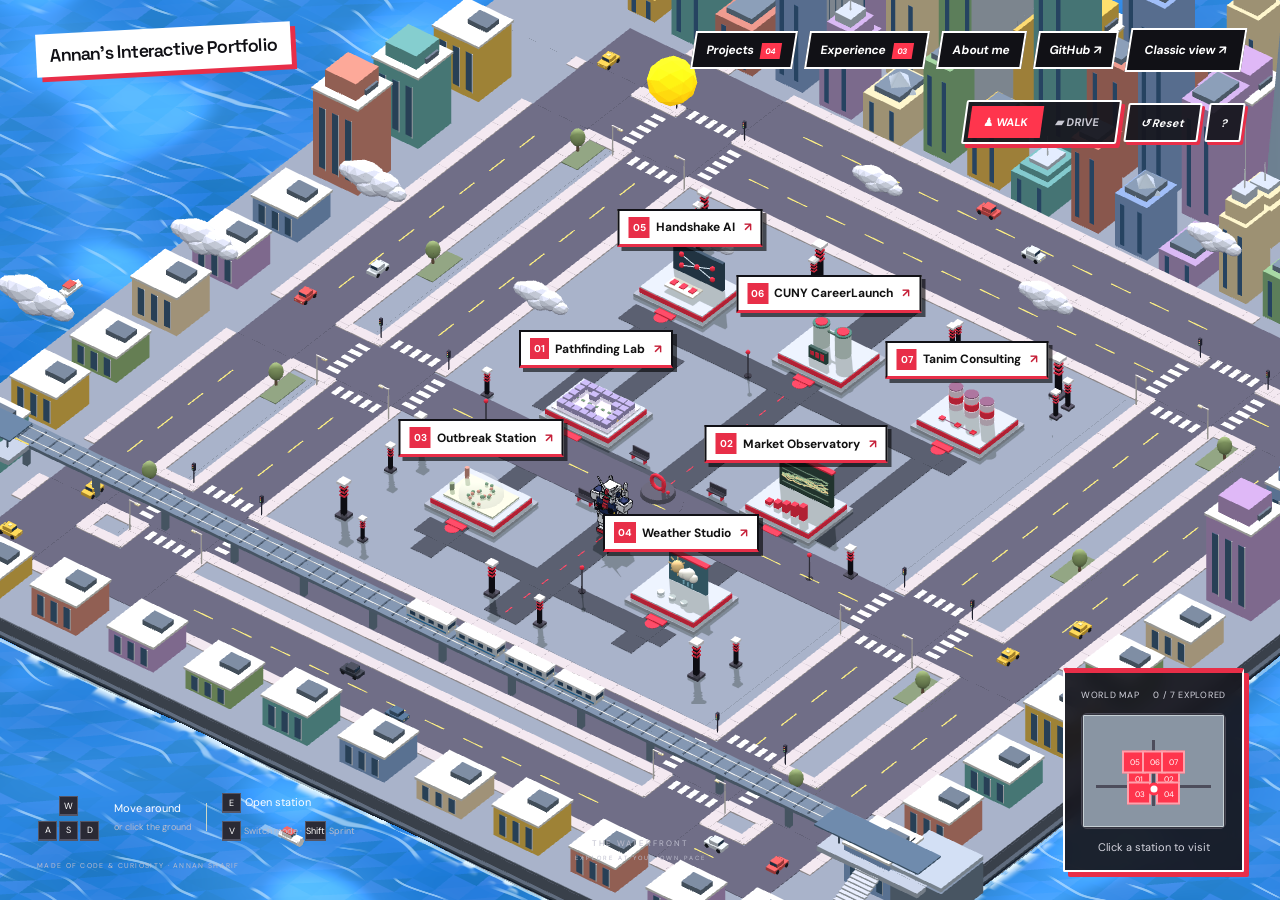
<file: index.html>
<!doctype html>
<html lang="en"><head><meta charset="UTF-8"><meta name="viewport" content="width=device-width,initial-scale=1">
<script>
  // Phones start with the classic portfolio. An explicit choice opens 3D.
  const requestedView = new URLSearchParams(window.location.search).get('view');
  const isMobile = window.matchMedia('(pointer: coarse)').matches &&
    window.matchMedia('(max-width: 800px), (max-width: 1000px) and (max-height: 500px)').matches;
  if (isMobile && requestedView !== '3d') {
    const classicUrl = new URL('classic.html', window.location.href);
    classicUrl.search = window.location.search;
    classicUrl.hash = window.location.hash;
    window.location.replace(classicUrl.href);
  }
</script>
<meta name="theme-color" content="#e9eee5"><meta name="description" content="Explore Annan Sharif’s interactive 3D portfolio. Walk or drive between projects in algorithms, simulation, and APIs."><title>Annan’s World — Interactive Portfolio</title><link rel="stylesheet" href="world.css?v=20261006-clean-ui"></head><body>
<div id="world" tabindex="0" role="region" aria-label="3D portfolio island. Use WASD or arrow keys to move, E to open a nearby station, and V to switch between walking and driving."></div>
<header class="topbar"><a class="brand" href="index.html"><span>Annan’s Interactive Portfolio</span></a><nav aria-label="Portfolio navigation"><button id="projects-button">Projects <span>04</span></button><button id="experience-button">Experience <span>03</span></button><button id="about-button">About me</button><a href="https://github.com/annan947" target="_blank" rel="noopener noreferrer">GitHub ↗</a><a class="classic-link" href="classic.html">Classic view ↗</a></nav></header>

<div id="labels" aria-label="Project stations"></div>
<div class="world-caption"><span>THE WATERFRONT</span><span>EXPLORE AT YOUR OWN PACE</span></div>
<div class="toolbar"><div class="mode-picker" aria-label="Movement mode"><button id="walk" class="active" aria-pressed="true">♟ Walk</button><button id="drive" aria-pressed="false">▰ Drive</button></div><button id="reset" title="Return to the center">↺ <span>Reset</span></button><button id="soundless-help" aria-label="Show controls">?</button></div>
<div class="bottom-left"><div class="controls"><div><kbd>W</kbd><div><kbd>A</kbd><kbd>S</kbd><kbd>D</kbd></div></div><p>Move around<span>or click the ground</span></p><div class="control-divider"></div><p><kbd>E</kbd> Open station<span><kbd>V</kbd> Switch mode · <kbd>Shift</kbd> Sprint</span></p></div><span class="footnote">MADE OF CODE & CURIOSITY · ANNAN SHARIF</span></div>
<div id="nearby" hidden><span id="nearby-title"></span><button id="interact">Explore station <kbd>E</kbd> ↗</button></div>
<aside class="minimap"><div class="map-heading"><span>WORLD MAP</span><span id="visited">0 / 7 EXPLORED</span></div><div class="map"><div class="map-city-ring"></div><div class="map-center-island"></div><div class="map-road horizontal"></div><div class="map-road vertical"></div><div id="map-stations"></div><span id="map-player"></span></div><p>Click a station to visit</p></aside>
<div class="touch-pad joystick" id="joystick" role="group" aria-label="Touch joystick: drag to walk or drive"><span class="joystick-ring" aria-hidden="true"></span><span class="joystick-knob" aria-hidden="true"></span><span class="joystick-caption">MOVE</span></div>
<div id="loading"><span class="loading-mark">a.</span><p id="loading-text">Loading the waterfront…</p><a href="classic.html">Prefer a regular portfolio? ↗</a></div>
<dialog id="details"><button class="close" aria-label="Close dialog">×</button><div id="dialog-content"></div></dialog>
<noscript><div class="no-js">This 3D world needs JavaScript. <a href="classic.html">View the classic portfolio →</a></div></noscript>
<script type="module" src="world.js?v=20261006-colorful-streets"></script><script>setTimeout(()=>{const t=document.getElementById('loading-text');if(t)t.textContent='If the world is taking a while, try the classic portfolio below.'},15000)</script>
</body></html>
</file>
<file: world.css>
@import url('https://fonts.googleapis.com/css2?family=DM+Sans:wght@400;500;600;700&family=Space+Grotesk:wght@400;500;600;700&display=swap');

:root {
    --ink: #263e35;
    --muted: #738178;
    --paper: #f8faf4;
    --border: #d4ddd0
}

* {
    box-sizing: border-box
}

body {
    margin: 0;
    color: var(--ink);
    background: #e9eee5;
    font-family: 'DM Sans', Arial, sans-serif;
    overflow: hidden
}

button,
a {
    -webkit-tap-highlight-color: transparent
}

button {
    font: inherit;
    color: inherit;
    cursor: pointer
}

a {
    color: inherit;
    text-decoration: none
}

button:focus-visible,
a:focus-visible,
#world:focus-visible {
    outline: 3px solid #438a76;
    outline-offset: 4px
}

#world {
    position: fixed;
    inset: 0;
    outline: none
}

#world canvas {
    display: block;
    width: 100%;
    height: 100%;
    touch-action: none
}

.topbar {
    position: absolute;
    top: 28px;
    left: 36px;
    right: 36px;
    display: flex;
    justify-content: space-between;
    align-items: center;
    z-index: 4;
    gap: 20px
}

.brand {
    display: flex;
    gap: 12px;
    align-items: center;
    font-family: 'Space Grotesk', sans-serif;
    font-weight: 600;
    font-size: 20px;
    letter-spacing: -.8px
}

.brand-icon {
    background: var(--ink);
    color: #e6f1d9;
    width: 43px;
    height: 43px;
    border-radius: 13px;
    display: grid;
    place-items: center;
    font-size: 32px;
    letter-spacing: -3px;
    padding-right: 4px
}

.brand small {
    display: block;
    font-family: 'DM Sans', sans-serif;
    font-size: 7px;
    letter-spacing: 2px;
    margin-top: 5px;
    color: var(--muted)
}

nav {
    display: flex;
    align-items: center;
    gap: 25px;
    font-size: 12px
}

nav button {
    background: none;
    border: 0;
    padding: 8px 0
}

nav span {
    font-size: 8px;
    padding: 3px 5px;
    background: #d7e0d1;
    border-radius: 4px;
    margin-left: 4px
}

.classic-link {
    border: 1px solid #c2cec0;
    border-radius: 7px;
    padding: 12px 15px
}

.intro {
    position: absolute;
    top: 125px;
    left: 40px;
    pointer-events: none;
    z-index: 2;
    width: 320px
}

.eyebrow {
    font-size: 9px;
    letter-spacing: 1.8px;
    font-weight: 600;
    color: #6c8171;
    display: flex;
    gap: 8px;
    align-items: center
}

.eyebrow i {
    width: 6px;
    height: 6px;
    border-radius: 50%;
    background: #608c64
}

h1,
h2,
h3 {
    font-family: 'Space Grotesk', Arial, sans-serif
}

h1 {
    font-size: 44px;
    letter-spacing: -2.8px;
    font-weight: 500;
    line-height: 1.1;
    margin: 22px 0 17px
}

h1 em {
    font-style: normal;
    color: #73936a
}

.intro>p:not(.eyebrow) {
    font-size: 13px;
    color: #738178;
    line-height: 1.8
}

.intro-line {
    display: flex;
    gap: 15px;
    padding-top: 15px;
    font-size: 7px;
    letter-spacing: 1px;
    color: #899485
}

.world-caption {
    position: absolute;
    left: 50%;
    bottom: 38px;
    transform: translateX(-50%);
    text-align: center;
    pointer-events: none
}

.world-caption span {
    display: block;
    font-size: 8px;
    letter-spacing: 2px;
    color: #82917e;
    margin-top: 6px
}

.world-caption span:last-child {
    font-size: 6px
}

.toolbar {
    position: absolute;
    right: 37px;
    top: 100px;
    display: flex;
    gap: 7px;
    align-items: center;
    z-index: 4
}

.mode-picker {
    padding: 4px;
    background: #f8faf4d9;
    border: 1px solid #d3decf;
    display: flex;
    border-radius: 9px;
    box-shadow: 0 4px 15px #52694e08
}

.mode-picker button {
    border: 0;
    background: none;
    font-size: 11px;
    padding: 9px 14px;
    border-radius: 6px;
    color: #81917c
}

.mode-picker button.active {
    background: #294737;
    color: #f0f7e7
}

.toolbar>button {
    background: #f8faf4d9;
    border: 1px solid #d3decf;
    border-radius: 8px;
    height: 39px;
    padding: 0 13px;
    font-size: 11px
}

.bottom-left {
    position: absolute;
    bottom: 30px;
    left: 37px
}

.controls {
    display: flex;
    align-items: center;
    gap: 14px
}

.controls>div:first-child {
    text-align: center
}

kbd {
    font-family: inherit;
    font-size: 9px;
    display: inline-grid;
    place-items: center;
    background: #fbfcf5;
    border: 1px solid #ccd6c5;
    border-bottom-width: 2px;
    border-radius: 4px;
    min-width: 19px;
    height: 20px;
    margin: 1px;
    color: #65735d
}

.controls p {
    font-size: 11px;
    margin: 0
}

.controls p span {
    display: block;
    font-size: 9px;
    color: #84907e;
    margin-top: 6px
}

.control-divider {
    height: 28px;
    width: 1px;
    background: #cdd7c6
}

.footnote {
    display: block;
    margin-top: 19px;
    font-size: 7px;
    letter-spacing: 1.3px;
    color: #84917e
}

.minimap {
    position: absolute;
    bottom: 28px;
    right: 36px;
    background: #f9fbf3db;
    border: 1px solid #d2ddcc;
    backdrop-filter: blur(8px);
    padding: 16px;
    border-radius: 12px;
    width: 181px;
    z-index: 3
}

.map-heading {
    display: flex;
    justify-content: space-between;
    font-size: 6px;
    letter-spacing: .7px;
    color: #829079
}

.map-heading span:first-child {
    color: #425440
}

.map {
    position: relative;
    height: 116px;
    background: #e4eddc;
    border: 1px solid #d9e3d1;
    border-radius: 6px;
    margin-top: 12px;
    overflow: hidden
}

.map-road {
    position: absolute;
    background: #c9d7c3
}

.map-road.horizontal {
    left: 0;
    right: 0;
    top: 48%;
    height: 7px
}

.map-road.vertical {
    top: 0;
    bottom: 0;
    left: 48%;
    width: 7px
}

.map button {
    position: absolute;
    transform: translate(-50%, -50%);
    width: 24px;
    height: 23px;
    border-radius: 4px;
    border: 2px solid #fff9;
    font-size: 8px;
    color: #344237
}

.map button:hover {
    outline: 2px solid #688a58
}

#map-player {
    position: absolute;
    width: 7px;
    height: 7px;
    background: #234732;
    box-shadow: 0 0 0 3px #fff;
    border-radius: 50%;
    transform: translate(-50%, -50%);
    pointer-events: none
}

.minimap p {
    font-size: 8px;
    text-align: center;
    margin: 11px 0 0;
    color: #85947d
}

#labels {
    position: fixed;
    inset: 0;
    pointer-events: none;
    z-index: 2
}

.station-label {
    position: absolute;
    transform: translate(-50%, -100%);
    display: flex;
    align-items: center;
    gap: 8px;
    border: 1px solid #ffffffb0;
    background: #f8faf0f0;
    box-shadow: 0 4px 14px #3b523c14;
    border-radius: 7px;
    padding: 8px 12px;
    white-space: nowrap;
    pointer-events: auto;
    transition: box-shadow .2s;
    font-size: 11px
}

.station-label:hover {
    box-shadow: 0 4px 20px #3b523c38
}

.station-label .number {
    font-size: 8px;
    background: var(--station-color);
    padding: 5px;
    border-radius: 4px
}

.station-label small {
    display: block;
    font-size: 6px;
    letter-spacing: 1px;
    color: #87937d;
    text-align: left;
    margin-top: 3px
}

.station-label>span:last-child {
    color: #829373;
    margin-left: 7px
}

#nearby {
    position: absolute;
    left: 50%;
    bottom: 95px;
    transform: translateX(-50%);
    z-index: 5;
    text-align: center;
    background: #233e31ed;
    color: #f6faef;
    padding: 13px 16px;
    border-radius: 12px;
    box-shadow: 0 10px 30px #243c3522
}

#nearby>span {
    display: block;
    font-size: 9px;
    letter-spacing: 1px;
    margin-bottom: 8px;
    color: #baccae
}

#nearby button {
    border: 0;
    border-radius: 6px;
    background: #d7ecb8;
    padding: 9px 14px;
    font-size: 12px;
    white-space: nowrap
}

#nearby kbd {
    margin-left: 12px
}

.touch-pad {
    display: none
}

.no-js {
    position: fixed;
    inset: 40% 10%;
    z-index: 30;
    background: white;
    padding: 30px
}

#loading {
    position: fixed;
    inset: 0;
    background: #e9eee5;
    display: flex;
    flex-direction: column;
    align-items: center;
    justify-content: center;
    z-index: 20;
    font-size: 14px;
    transition: opacity .4s
}

#loading.hidden {
    opacity: 0;
    pointer-events: none
}

#loading a {
    font-size: 12px;
    text-decoration: underline;
    margin-top: 20px;
    color: #728969
}

.loading-mark {
    font-family: 'Space Grotesk', sans-serif;
    font-size: 70px;
    letter-spacing: -8px;
    color: #43634d
}

dialog {
    color: var(--ink);
    background: #f8faf4;
    border: 1px solid #cad8c2;
    border-radius: 18px;
    padding: 36px;
    width: min(540px, calc(100% - 30px));
    max-height: 85dvh;
    box-shadow: 0 25px 100px #19342633
}

dialog::backdrop {
    background: #213a325c;
    backdrop-filter: blur(7px)
}

.close {
    position: absolute;
    top: 12px;
    right: 14px;
    font-size: 26px;
    background: none;
    border: 0;
    color: #7d8b74
}

dialog h2 {
    font-size: 32px;
    letter-spacing: -1.4px;
    margin: 16px 0
}

dialog p,
dialog li {
    font-size: 13px;
    line-height: 1.8;
    color: #718069
}

dialog ul {
    padding-left: 18px
}

dialog li {
    padding-bottom: 8px
}

.chips {
    display: flex;
    gap: 6px;
    flex-wrap: wrap;
    margin: 20px 0
}

.chips span {
    border: 1px solid #d7e1ce;
    font-size: 9px;
    padding: 6px 9px;
    border-radius: 4px;
    color: #627654
}

.repo-link {
    display: flex;
    justify-content: space-between;
    background: #294737;
    color: #eff7e3;
    border-radius: 7px;
    padding: 14px 17px;
    margin-top: 22px;
    font-size: 13px
}

.note {
    font-size: 10px !important;
    border-top: 1px solid #dae3d2;
    padding-top: 15px;
    margin-top: 20px
}

.project-menu {
    display: grid;
    gap: 8px;
    margin-top: 20px
}

.project-row {
    display: flex;
    gap: 12px;
    align-items: center;
    text-align: left;
    border: 1px solid #dce4d3;
    border-radius: 8px;
    padding: 14px;
    background: #fff9
}

.project-row>span:first-child {
    padding: 10px;
    border-radius: 6px;
    font-size: 11px
}

.project-row strong {
    font-size: 13px
}

.project-row small {
    display: block;
    font-size: 9px;
    color: #86917d;
    margin-top: 5px
}

.project-row>span:last-child {
    margin-left: auto
}

.about-links {
    display: flex;
    gap: 20px;
    margin-top: 20px;
    font-size: 12px;
    text-decoration: underline
}

@media(max-width:1000px) {
    .intro {
        top: 112px;
        width: 230px
    }

    .intro h1 {
        font-size: 36px
    }

    .intro-line {
        display: none
    }

    .intro>p:not(.eyebrow) {
        font-size: 11px
    }

    .controls {
        gap: 8px
    }

    .world-caption {
        display: none
    }

    .station-label {
        padding: 7px 8px;
        font-size: 10px
    }

    .station-label small {
        display: none
    }

    .station-label>span:last-child {
        display: none
    }
}

@media(max-width:650px) {
    .topbar {
        top: 18px;
        left: 18px;
        right: 18px;
        gap: 10px
    }

    .brand {
        font-size: 16px
    }

    .brand-icon {
        width: 34px;
        height: 34px;
        font-size: 25px
    }

    .brand small {
        font-size: 5px;
        letter-spacing: 1px
    }

    nav {
        gap: 13px;
        font-size: 10px
    }

    nav span,
    .classic-link,
    nav #about-button {
        display: none
    }

    .intro {
        left: 20px;
        top: 88px;
        width: 230px
    }

    .intro h1 {
        font-size: 31px;
        margin: 12px 0;
        letter-spacing: -1.5px
    }

    .intro .eyebrow {
        font-size: 7px;
        letter-spacing: 1px
    }

    .intro>p:not(.eyebrow) {
        font-size: 10px;
        line-height: 1.6
    }

    .toolbar {
        right: 18px;
        top: 85px;
        flex-direction: column;
        align-items: end;
        gap: 5px
    }

    .mode-picker {
        display: flex;
        flex-direction: column
    }

    .mode-picker button {
        font-size: 9px;
        padding: 8px 10px
    }

    .toolbar>button {
        height: 28px;
        padding: 0 10px
    }

    .toolbar>button span {
        display: none
    }

    .bottom-left {
        display: none
    }

    .touch-pad {
        position: absolute;
        bottom: 26px;
        left: 19px;
        display: block;
        text-align: center;
        z-index: 4;
        touch-action: none
    }

    .touch-pad button {
        border: 1px solid #bacbb2;
        border-radius: 9px;
        width: 39px;
        height: 39px;
        margin: 2px;
        background: #f8fcf1dd;
        font-size: 16px;
        touch-action: none;
        user-select: none
    }

    .touch-pad button:active {
        background: #bad59e
    }

    .minimap {
        right: 18px;
        bottom: 24px;
        width: 135px;
        padding: 10px;
        border-radius: 9px
    }

    .map {
        height: 90px;
        margin-top: 8px
    }

    .map-heading {
        font-size: 5px
    }

    .minimap p {
        font-size: 7px
    }

    .station-label {
        font-size: 8px;
        gap: 5px;
        padding: 6px
    }

    .station-label .number {
        font-size: 6px;
        padding: 3px
    }

    #nearby {
        bottom: 145px;
        padding: 10px
    }

    #nearby>span {
        font-size: 8px
    }

    #nearby button {
        font-size: 10px
    }

    .map button {
        width: 21px;
        height: 20px
    }

    dialog {
        padding: 28px
    }

    dialog h2 {
        font-size: 27px
    }
}

@media(pointer:coarse) and (min-width:651px) {
    .touch-pad {
        display: block;
        position: absolute;
        bottom: 28px;
        left: 30px;
        text-align: center;
        z-index: 5
    }

    .touch-pad button {
        width: 42px;
        height: 42px;
        margin: 3px;
        border: 1px solid #bacbb2;
        background: #f8fcf1dd;
        border-radius: 8px;
        touch-action: none
    }

    .bottom-left {
        display: none
    }
}

@media(prefers-reduced-motion:reduce) {
    * {
        scroll-behavior: auto;
        transition: none !important
    }
}

/* Keep both work menus available on smaller screens. */
@media (max-width:650px) {
  .topbar nav { gap: 10px; }
  .topbar nav > a[target="_blank"] { display: none; }
  .station-label { max-width: 145px; white-space: normal; text-align: left; }
}

.map-road.horizontal { top: 62.8%; }

/* Combat HUD theme */
:root { --ink:#fff; --muted:#b8b8c8; --paper:#17171f; --border:#444450; }
body { background:#09090d; color:#fff; }
.brand-icon { background:#ff354d; color:#fff; border-radius:2px; }
.brand small,.eyebrow,.intro>p:not(.eyebrow),.intro-line,.world-caption span,.controls p span,.footnote { color:#bcbccc; }
h1 { font-weight:700; text-transform:uppercase; font-style:italic; }
h1 em { color:#ff354d; }
nav span { background:#ff354d; color:#fff; border-radius:0; }
.classic-link { border-color:#ff354d; border-radius:0; }
.mode-picker,.toolbar>button,.minimap,.station-label,#nearby { background:#17171fed; border-color:#4a4a59; border-radius:2px; box-shadow:0 8px 24px #0007; }
.mode-picker button { color:#c8c8d2; border-radius:0; }.mode-picker button.active { background:#ff354d; color:white; }
.station-label { border-left:3px solid #ff354d; color:#fff; }.station-label small,.station-label>span:last-child { color:#c2c2ce; }.station-label .number { color:white; border-radius:0; }
.map-heading,.map-heading span:first-child,.minimap p { color:#d5d5df; }.map { background:#24242e; border-color:#484854; }.map-road { background:#4d4d5c; }.map button { color:#fff; border-color:#fff8; border-radius:0; }.map button:hover { outline-color:#fff; }#map-player { background:#fff; box-shadow:0 0 0 3px #ff354d; }
#nearby>span { color:#fff; }#nearby button,.repo-link { background:#ff354d; color:#fff; border-radius:0; }
kbd { background:#2a2a35; border-color:#555565; color:#fff; border-radius:0; }
.touch-pad button { background:#24242ef2; color:#fff; border-color:#ff354d; border-radius:2px; }.touch-pad button:active { background:#ff354d; }
#loading { background:#09090d; color:#fff; }.loading-mark { color:#ff354d; }#loading a { color:#fff; }
dialog { background:#17171f; color:#fff; border-color:#ff354d; border-radius:2px; border-top-width:4px; }dialog::backdrop { background:#000b; }dialog p,dialog li { color:#c3c3cf; }.close { color:#fff; }.chips span { color:#fff; border-color:#555563; border-radius:0; }.note { border-color:#444451; }.project-row { background:#24242d; color:#fff; border-color:#494955; border-radius:0; }.project-row small { color:#c4c4d0; }.project-row>span:first-child { color:#fff; border-radius:0; }
button:focus-visible,a:focus-visible,#world:focus-visible { outline-color:#ff6175; }

/* Comic HUD: angled command tabs, paper labels, and heavy ink borders. */
.topbar { gap:16px; }
.brand { background:white; color:#101015; padding:7px 13px 7px 7px; transform:rotate(-3deg); box-shadow:5px 5px 0 #e82e48; }
.brand small { color:#383843; }.brand-icon { border-radius:0; }
nav { gap:12px; }nav button,nav>a { background:#111116; border:2px solid white; padding:9px 12px; transform:skew(-9deg); color:#fff; font-weight:700; }
nav button:hover,nav>a:hover { background:#e82e48; }.classic-link { border:2px solid white; }
.intro h1 { line-height:1.08; text-shadow:3px 3px 0 #000; transform:rotate(-3deg); }
.intro h1 em { background:white; color:#101015; padding:0 7px; box-shadow:5px 5px 0 #e82e48; }
.intro .eyebrow { background:#e82e48; color:white; padding:7px 10px; display:inline-flex; }
.mode-picker { border:2px solid white; transform:skew(-8deg); box-shadow:4px 4px 0 #e82e48; }
.mode-picker button { font-weight:700; text-transform:uppercase; }.toolbar>button { border:2px solid white; box-shadow:3px 3px 0 #e82e48; }
.station-label { background:#fff; color:#111; border:3px solid #101015; border-bottom:5px solid #e82e48; border-radius:0; box-shadow:4px 4px 0 #0009; padding:9px 13px; font-weight:700; font-size:13px; }
.station-label small { color:#45454f; font-size:10px; }.station-label>span:last-child { color:#c62039; }.station-label .number { background:#e82e48; color:white; font-size:12px; }
.station-label:hover { background:#e82e48; color:white; }.station-label:hover small { color:white; }
.minimap { border:2px solid white; border-top:5px solid #e82e48; box-shadow:5px 5px 0 #e82e48; }.map-heading { font-size:9px; }.minimap p { font-size:11px; }
#nearby { border:2px solid white; box-shadow:5px 5px 0 #e82e48; }#nearby>span { font-size:13px; }#nearby button { font-weight:700; text-transform:uppercase; }
.touch-pad button { border:2px solid white; background:#111116; width:44px; height:44px; box-shadow:3px 3px 0 #e82e48; }
dialog { border:3px solid white; box-shadow:8px 8px 0 #e82e48; }.project-row { border:2px solid white; }.project-row strong { font-size:16px; }.project-row small { font-size:12px; }dialog p,dialog li { font-size:16px; }.chips span { font-size:12px; }.repo-link { font-size:16px; border:2px solid white; }
@media(max-width:1000px) { nav { gap:8px; } nav button,nav>a { padding:8px; font-size:12px; }.station-label { font-size:12px; } }
@media(max-width:650px) {
 .brand { padding:5px; font-size:14px; }.brand small { display:none; }.topbar { align-items:start; left:12px; right:12px; gap:12px; }nav { gap:7px; flex-wrap:wrap; justify-content:flex-end; max-width:180px; }nav button { font-size:12px; padding:8px; }
 .intro { top:108px; left:16px; width:200px; }.intro h1 { font-size:28px; }.intro>p:not(.eyebrow) { display:none; }.toolbar { top:108px; }.station-label { font-size:11px; padding:5px 7px; max-width:128px; }.station-label .number { font-size:10px; }
 .minimap { width:135px; right:16px; }.map-heading { font-size:8px; }.minimap p { font-size:10px; }.touch-pad { left:16px; }
}

/* Compact station labels keep exhibits visible. */
.station-label { padding:6px 9px; gap:6px; font-size:12px; border-width:2px; border-bottom-width:3px; max-width:210px; }
.station-label small { display:none; }.station-label .number { padding:4px; font-size:10px; }
.station-label>span:last-child { margin-left:3px; }
@media(max-width:650px) { .station-label { padding:4px 6px; max-width:125px; font-size:10px; gap:4px; }.station-label .number { font-size:9px; padding:3px; } }

/* Match the Reset and help buttons to the angled mode picker. */
.toolbar > button {
  transform: skew(-8deg);
  font-style: italic;
  font-weight: 700;
}

/* Mobile analog joystick. Browser gestures are blocked only on this control. */
.touch-pad.joystick {
    width: 116px;
    height: 116px;
    border: 2px solid #fff;
    border-radius: 50%;
    background: radial-gradient(circle, #ff354d22 0 48%, #111116e8 49%);
    box-shadow: 4px 4px 0 #e82e48;
    touch-action: none;
    user-select: none;
    -webkit-user-select: none;
    -webkit-touch-callout: none;
}
.joystick-ring { position:absolute; inset:18px; border:1px dashed #ff354d; border-radius:50%; pointer-events:none; }
.joystick-knob { position:absolute; left:50%; top:50%; width:46px; height:46px; border:2px solid white; border-radius:50%; background:#ff354d; box-shadow:0 3px 12px #0009; transform:translate(-50%, -50%); pointer-events:none; }
.joystick-caption { position:absolute; bottom:7px; left:0; width:100%; font-size:9px; font-weight:800; letter-spacing:2px; pointer-events:none; }
.joystick.active { border-color:#ff354d; }
@media (pointer:fine) { .touch-pad.joystick { display:none; } }

/* Two-island world labels and minimap. */
#map-stations { position:absolute; inset:0; }

.map { background:#34343f; }

.map-city-ring{position:absolute;inset:1%;border:18px solid #85929f;background:#3385af;pointer-events:none}.map-center-island{position:absolute;left:28.5%;top:32.8%;width:43%;height:46.7%;background:#a4adb4;border:1px solid white;pointer-events:none}.map-road.horizontal{top:62%;left:10%;right:10%;height:3px}.map-road.vertical{left:49%;top:23%;bottom:19%;width:3px}

/* Keep intro copy readable over water and bright city scenery. */
.intro > p:not(.eyebrow) {
    color: #fff;
    background: #111116;
    border-left: 3px solid #ff354d;
    width: fit-content;
    max-width: 100%;
    box-sizing: border-box;
    padding: 5px 8px;
    margin: 10px 0 8px;
    line-height: 1.65;
    font-weight: 500;
    box-shadow: 3px 3px 0 #0006;
}
.intro-line {
    width: fit-content;
    max-width: 100%;
    padding: 4px 7px;
    gap: 10px;
    color: #fff;
    background: #111116;
    border-left: 3px solid #ff354d;
    font-size: 9px;
    font-weight: 600;
    line-height: 1.5;
    box-shadow: 3px 3px 0 #0006;
}

/* One connected city map, with the waterfront outside the landmass. */
.map-city-ring { inset:1%; border:1px solid #c5cfd4; background:#8995a3; }
.map-center-island { background:#8995a3; border:0; }

.brand { font-size:18px; line-height:1.3; padding:10px 14px; }
@media(max-width:800px) { .brand { font-size:14px; } }
</file>
